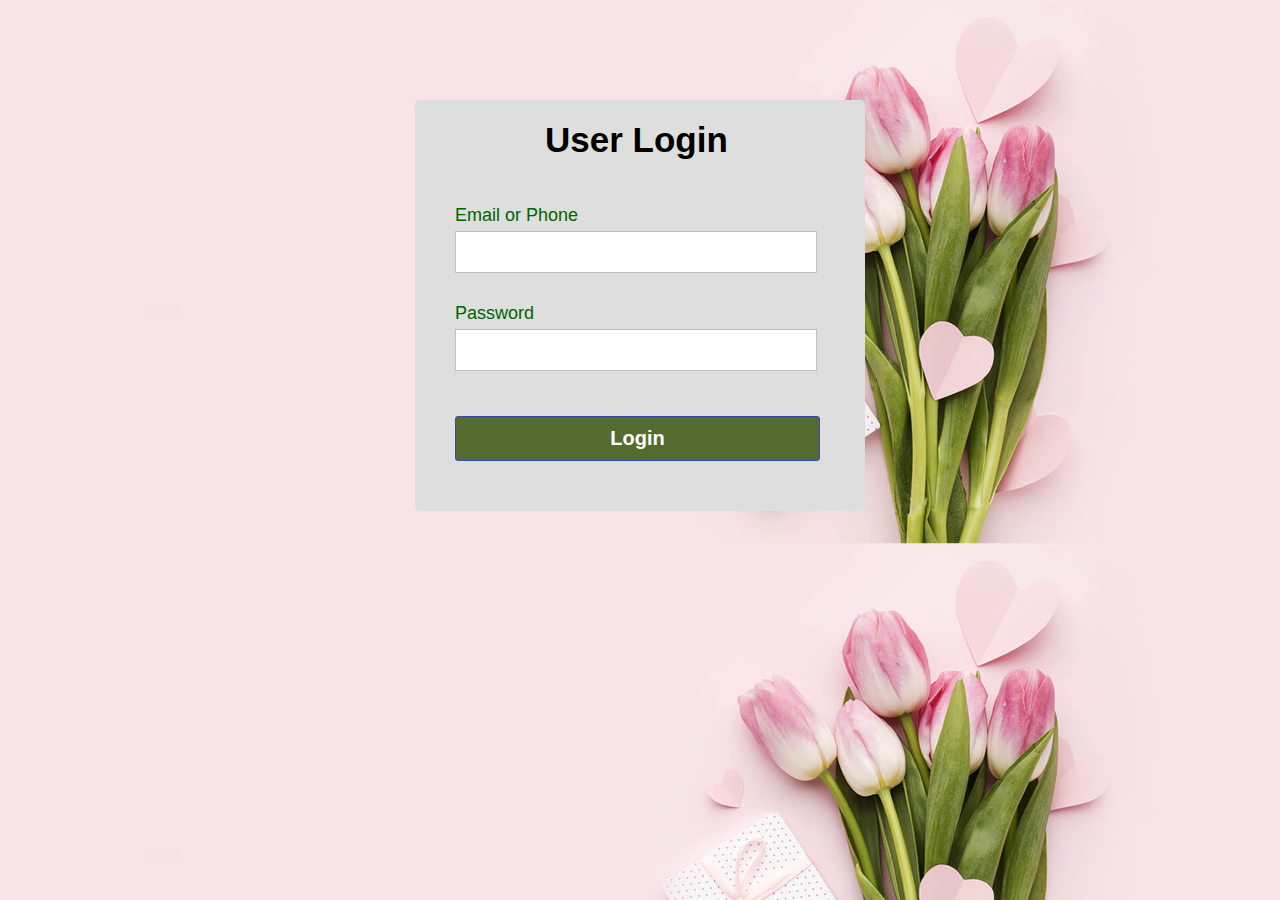
<file: index.html>
<!DOCTYPE html>
<html lang="en">
<head>
	<meta charset="UTF-8">
	<title>Log-In-Authentication</title>
	<link rel="stylesheet" href="style.css">
</head>

	<div class="container">
		<h1 class="label">User Login</h1>
		<form class="login_form" action="home.html" method="post" name="form" onsubmit="return validated()">
			<div class="font">Email or Phone</div>
			<input autocomplete="off" type="text" name="email">
			<div id="email_error">Please fill up your Email or Phone</div>
			<div class="font font2">Password</div>
			<input type="password" name="password">
			<div id="pass_error">Please fill up your Password</div>
			<button type="submit">Login</button>
		</form>
	</div>	
	<script src="valid.js"></script>
</body>
</html>
</file>
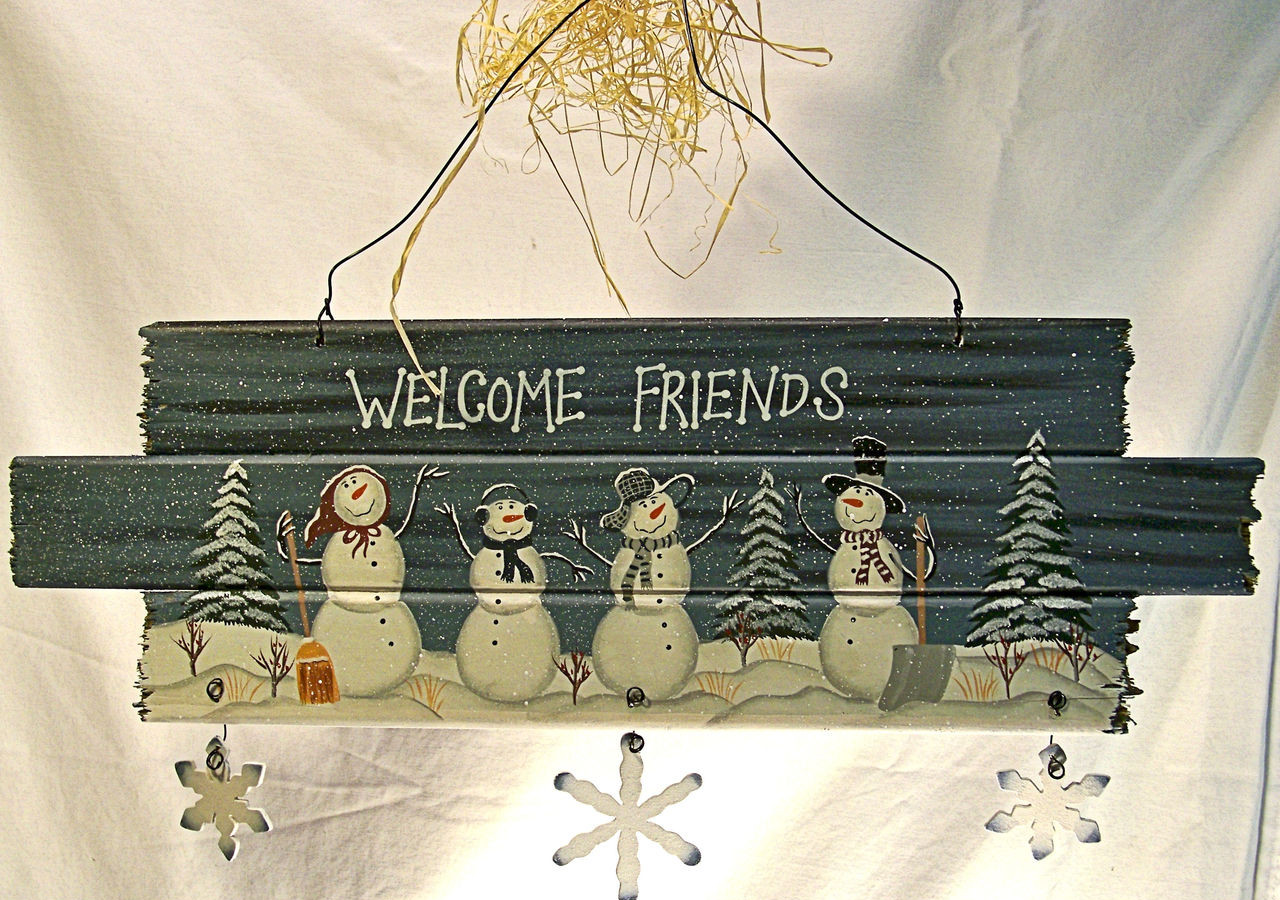
<file: home.html>
<!DOCTYPE html>
<html lang="en">
<head>
	<meta charset="UTF-8">
	<title>Welcome Page</title>
</head>
<style>
	body{
		background-image: url(img/a2.jpg);
	
	
	}
</style>
<body>
	
</body>
</html>
</file>
<file: style.css>
*{
	padding: 0;
	margin: 0;
}
body{
	background-size: cover;
	align-items: center;
	justify-content: center;
	display: flex;
	font-family: sans-serif;
	background-image: url(img/home-bg.jpg)
}
.container{
	position: relative;
	margin-top: 100px;
	width: 450px;
	height: auto;
	background: #dedede;
	border-radius: 5px;
}
.label{
	padding: 20px 130px;
	font-size: 35px;
	font-weight: bold;
	color: black;
}
.login_form{
	padding: 20px 40px;
}
.login_form .font{
	font-size: 18px;
	color: darkgreen;
	margin: 5px 0;
}
.login_form input{
	height: 40px;
	width: 350px;
	padding: 0 5px;
	font-size: 18px;
	outline: none;
	border: 1px solid silver;
}
.login_form .font2{
	margin-top: 30px;
}
.login_form button{
	margin: 45px 0 30px 0;
	height: 45px;
	width: 365px;
	font-size: 20px;
	color: white;
	outline: none;
	cursor: pointer;
	font-weight: bold;
	background: darkolivegreen;
	border-radius: 3px;
	border: 1px solid #3949AB;
	transition: .5s;
}
.login_form button:hover{
	background: seagreen;
}
.login_form #email_error,
.login_form #pass_error{
	margin-top: 5px;
	width: 345px;
	font-size: 18px;
	color: #C62828;
	background: blanchedalmond;
	text-align: center;
	padding: 5px 8px;
	border-radius: 3px;
	border: 1px solid #EF9A9A;
	display: none;
}
</file>
